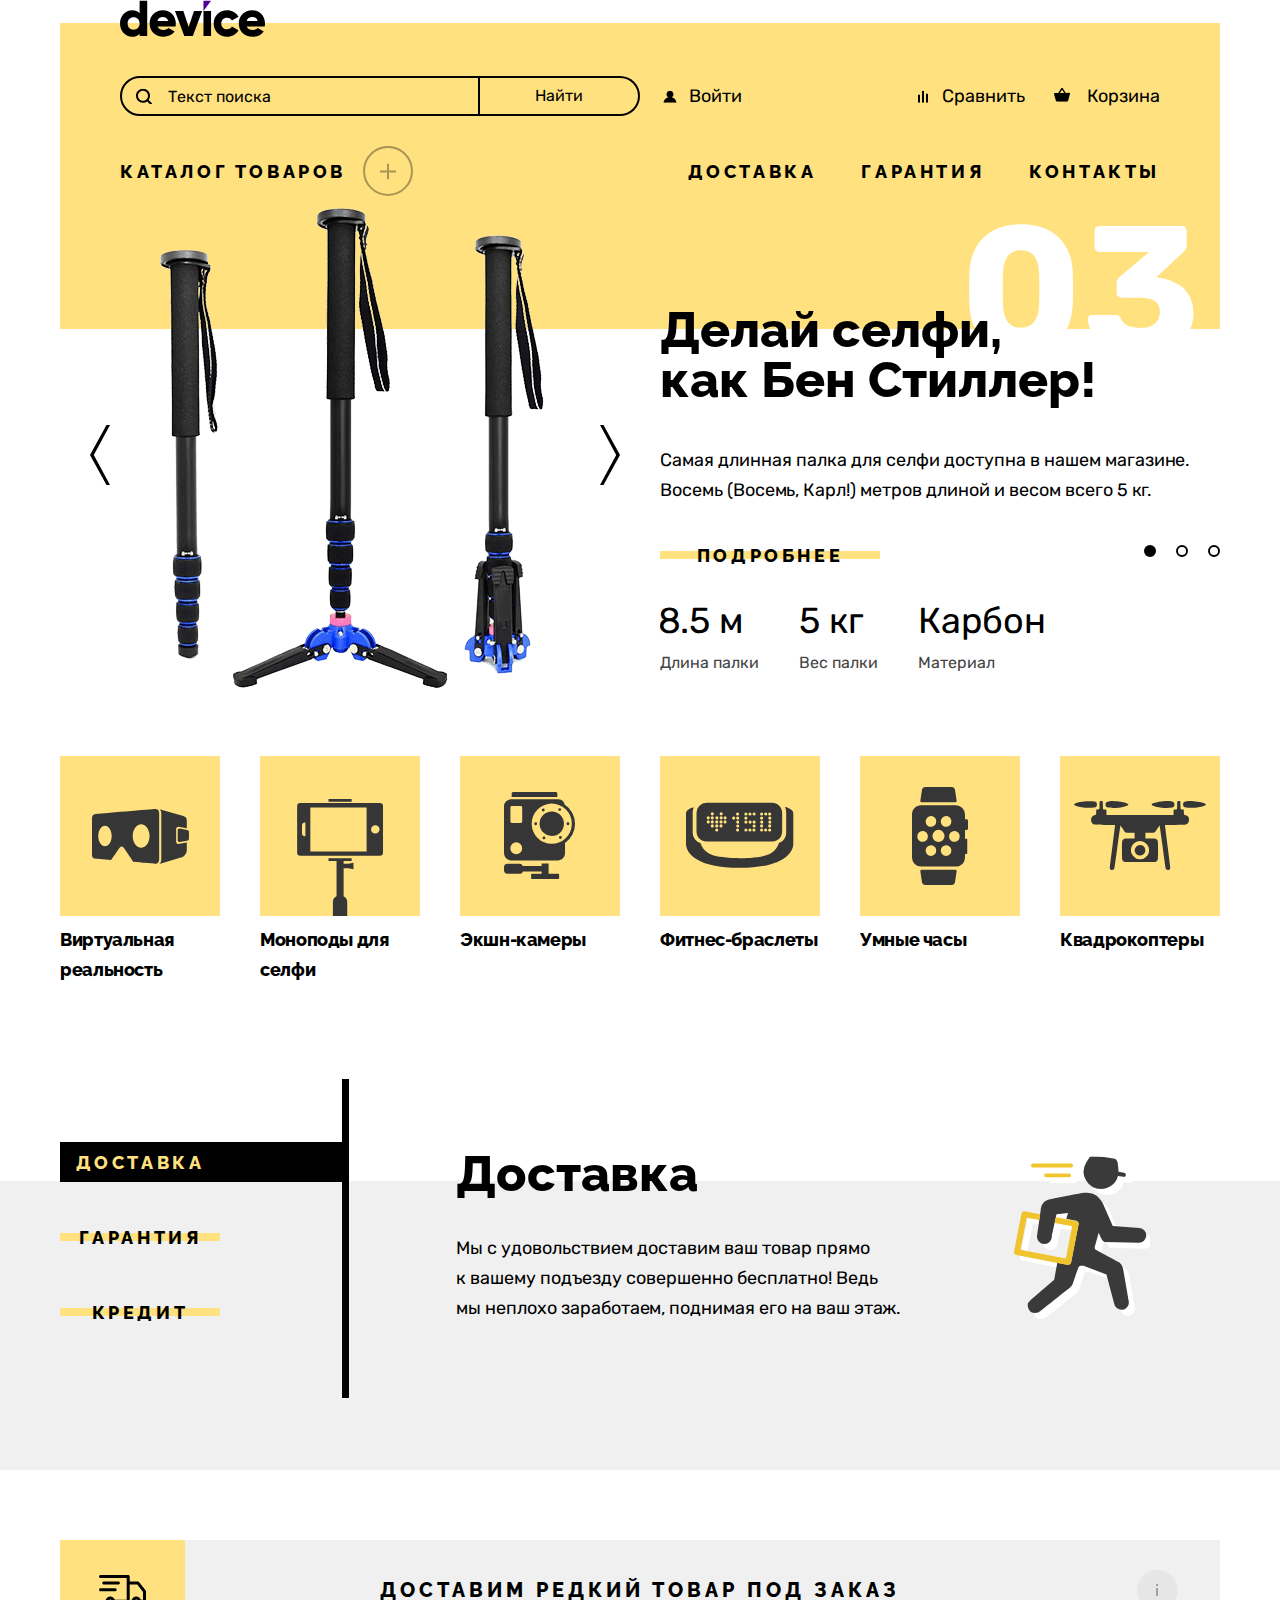
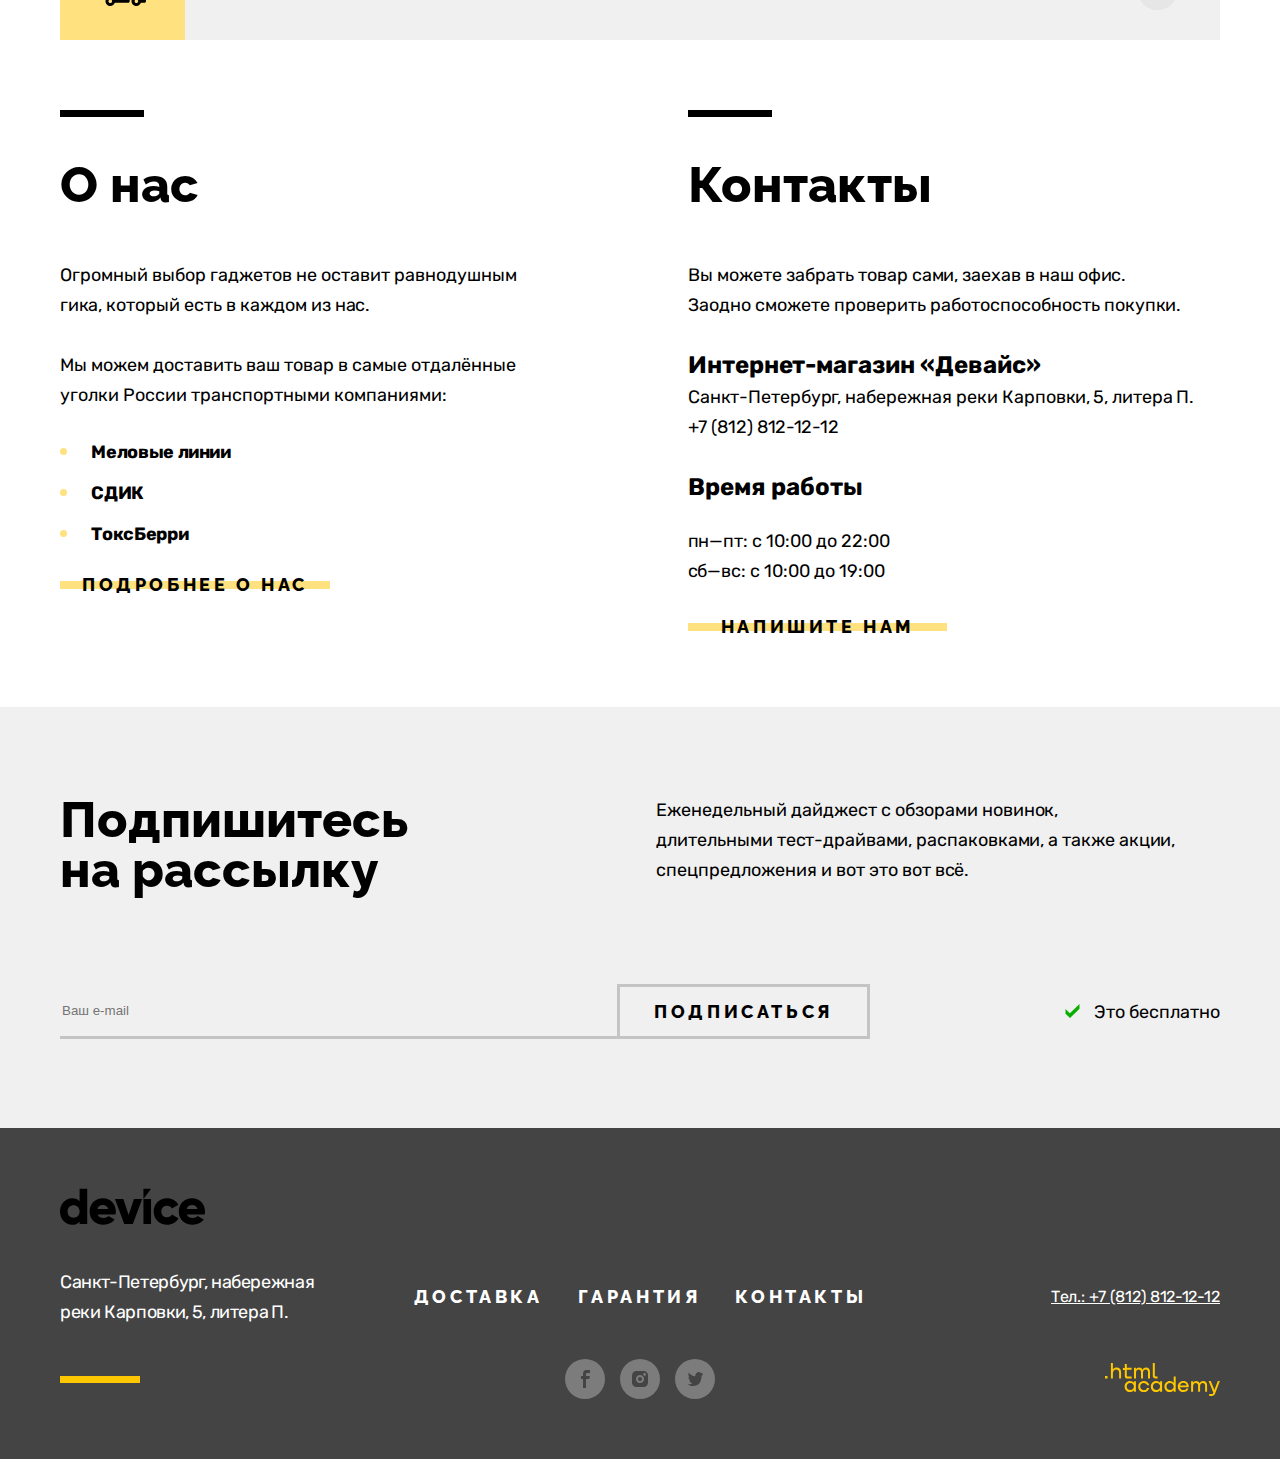
<file: device/index.html>
<!DOCTYPE html>
<html lang="ru" class="page">

<head>
	<link rel="stylesheet" href="./styles/styles.css" type="text/css" />
	<!-- <link rel="stylesheet" href="./styles/normalize.css" type="text/css" /> -->
	<meta charset="utf-8" />
	<meta name="viewport" content="width=device-width,initial-scale=1.0,user-scalable=no" />
	<meta name="view-transition" content="same-origin" />
	<title>Интернет-магазин электроники. Device</title>
</head>

<!-- BODY -->

<body class="site_body">
	<!--   HEADER -->
	<header class="main-header main-header--index">
		<a class="logo" id="top" href="#">
			<img src="./images/logo.svg" width="145" height="36" alt="Логотип интернет-магазина Device" />
		</a>
		<h1 class="visually-hidden">Интернет-магазин электроники Device</h1>
		<nav class="main-header-nav">


			<!--  NAV-SEARCH -->

			<div class="usermenu">
				<form class="search" action="https://echo.htmlacademy.ru/" method="post" target="_blank">
					<input type="text" id="search-input" name="search-input" placeholder="Текст поиска" />
					<button class="submit" type="submit">Найти</button>
				</form>

				<ul class="usermenu-list usermenu-list--login">
					<li class="usermenu-item login">
						<img src="./images/icon-profile.svg" class="icon-profile" height="13" width="12" alt=""
							aria-hidden="true" />
						<a class="usermenu-link" href="./catalog.html">Войти</a>
						<a class="usermenu-link account hidden" href="#">Коля Петухов</a>
					</li>
					<li class="usermenu-item  logout">
						<a class="usermenu-link opacity--state-rest hidden" href="#">
							<span>Выйти</span>
						</a>
					</li>
				</ul>

				<ul class="usermenu-list">
					<li class="usermenu-item compare">
						<a class="usermenu-link " href="#">
							<img src="./images/icon-compare.svg" class="icon-compare" height="12" width="10" alt=""
								aria-hidden="true" />
							<span>Сравнить</span>
						</a>
					</li>
					<li class="usermenu-item cart">
						<a class="usermenu-link cart-link" href="#">
							<div class="icon-cart-wrap visi">
							<span class="amount-purchased visually-hidden">0</span>
							<img src="./images/icon-cart.svg" class="icon-cart " alt="" aria-hidden="true" />
						 </div>
							<span>Корзина</span>
						</a>
					</li>
				</ul>
			</div>

			<div class="mainmenu">
					<div class="mainmenu-button-container">
						<div id="mainmenu-button">
							<span class="mainmenu-button-catalog title-2" tabindex="0">Каталог товаров</span>
							<ul class="mainmenu-button-subcatalog">
								<li tabindex="0" class="mainmenu-button-dropdown"><span class="dropdown-title">Моноподы для cелфи</span>
									<ul class="mainmenu-button-dropdown-list">
										<li class="dropdown-list-item"><a href="#" tabindex="0">Моноподы с пультом управления</a></li>
										<li class="dropdown-list-item"><a href="#" tabindex="0">Моноподы с кольцевой подсветкой</a></li>
										<li class="dropdown-list-item"><a href="#" tabindex="0">Моноподы со штативом (2 в 1)</a></li>
										<li class="dropdown-list-item"><a href="#" tabindex="0">Раздвижные моноподы</a></li>
										<li class="dropdown-list-item"><a href="./catalog.html" tabindex="0">Компактные моноподы </a></li>
									</ul>
							</li>
								<li tabindex="0" class="mainmenu-button-dropdown"><span class="dropdown-title">Виртуальная реальность</span>
									<ul class="mainmenu-button-dropdown-list">
										<li class="dropdown-list-item"><a href="#" tabindex="0">VR-очки для смартфонов</a></li>
										<li class="dropdown-list-item"><a href="#" tabindex="0">VR-шлемы</a></li>
										<li class="dropdown-list-item"><a href="#" tabindex="0">Контроллеры и трекеры VR</a></li>
										<li class="dropdown-list-item"><a href="#" tabindex="0">360° камеры</a></li>
										<li class="dropdown-list-item"><a href="./catalog.html" tabindex="0">Игры VR </a></li>
									</ul>
								</li>
								<li class="mainmenu-button-subcatalog-item" tabindex="0">Экшн-камеры</li>
								<li class="mainmenu-button-subcatalog-item" tabindex="0">Фитнес-браслеты</li>
								<li class="mainmenu-button-subcatalog-item" tabindex="0">Умные часы</li>
								<li class="mainmenu-button-subcatalog-item" tabindex="0">Квадрокоптеры</li>
							</ul>
						</div>
					</div>
				<ul class="mainmenu-r-list">
					<li class="mainmenu-r-item">
						<a href="#shipping" class="title-2">Доставка</a>
					</li>
					<li class="mainmenu-r-item">
						<a href="#warranty" class="title-2">Гарантия</a>
					</li>
					<li class="mainmenu-r-item">
						<a href="#contacts" class="title-2">Контакты</a>
					</li>
				</ul>

			</div>
		</nav>
	</header>

	<main class="main-index main-container">
		<section class="lead-products">
			<h2 class="visually-hidden">Самый популярный продукт</h2>

			<div class="slider slider-1  ">
				<img class="slider-image" src="./images/content/slider-1.png" height="560" width="560"
					alt="Изображение модели лидера продаж среди квадрокоптеров" />
				<div class="slider-button-wrap">
					<button class="slider-button slider-prev" type="button">
						<span class="visually-hidden">Предыдущее фото</span>
					</button>
					<button class="slider-button slider-next" type="button">
						<span class="visually-hidden">Следующее фото</span>
					</button>
				</div>

				<div class="slider-product-info">
					<span class="slider-product-number">01</span>
					<span class="slider-product-title title-1">Порхает как бабочка,<br />жалит как пчела!</span>
					<p class="slider-product-desc">
						Этот обычный, на первый взгляд, квадрокоптер оснащен<br />мощным
						лазером, замаскированным под стандартную камеру.
					</p>
					<div class="slider-pagination-wrap">
						<a class="highlight--yellow title-2" href="#" style="width: 220px;">Подробнее</a>
						<ol class="slider-pagination-list">
							<li class="slider-pagination-chosen"></li>
							<li class="slider-pagination-empty"></li>
							<li class="slider-pagination-empty"></li>
						</ol>
					</div>
					<dl class="slider-table">
						<dt>Дальность полета</dt>
						<dd>800 м</dd>

						<dt>Радиус поражения</dt>
						<dd>50 м</dd>
					</dl>
				</div>
			</div>

			<div class="slider slider-2  ">
				<img class="slider-image" src="./images/content/slider-2.png" height="560" width="560"
					alt="Изображение модели лидера продаж среди фитнес браслетов" />
				<div class="slider-button-wrap">
					<button class="slider-button slider-prev" type="button">
						<span class="visually-hidden">Предыдущее фото</span>
					</button>
					<button class="slider-button slider-next" type="button">
						<span class="visually-hidden">Следующее фото</span>
					</button>
				</div>

				<div class="slider-product-info">
					<span class="slider-product-number">02</span>
					<span class="slider-product-title title-1">Худеем<br> правильно!</span>
					<p class="slider-product-desc">
						Мотивирующие фитнес-браслеты помогут найти в себе силы<br> не пропускать занятия и соблюдать диету.
					</p>
					<div class="slider-pagination-wrap">
						<a class="highlight--yellow title-2" href="#" style="width: 220px;">Подробнее</a>
						<ol class="slider-pagination-list">
							<li class="slider-pagination-chosen"></li>
							<li class="slider-pagination-empty"></li>
							<li class="slider-pagination-empty"></li>
						</ol>
					</div>
					<dl class="slider-table">
						<dt>Без подзарядки</dt>
						<dd>48 часов</dd>
					</dl>
				</div>
			</div>

			<div class="slider slider-3 active">

				<img class="slider-image" src="./images/content/slider-3.png" height="560" width="560"
					alt="Изображение модели лидера продаж среди квадрокоптеров" />
				<div class="slider-button-wrap">
					<button class="slider-button slider-prev" type="button">
						<span class="visually-hidden">Предыдущее фото</span>
					</button>
					<button class="slider-button slider-next" type="button">
						<span class="visually-hidden">Следующее фото</span>
					</button>
				</div>

				<div class="slider-product-info">
					<span class="slider-product-number">03</span>
					<span class="slider-product-title title-1">Делай селфи,<br>
						как Бен Стиллер! </span>
					<p class="slider-product-desc">
						Самая длинная палка для селфи доступна в нашем магазине.<br> Восемь (Восемь, Карл!) метров длиной и весом
						всего 5 кг.
					</p>
					<div class="slider-pagination-wrap">
						<a class="highlight--yellow title-2" href="#" style="width: 220px;">Подробнее</a>
						<ol class="slider-pagination-list">
							<li class="slider-pagination-chosen"></li>
							<li class="slider-pagination-empty"></li>
							<li class="slider-pagination-empty"></li>
						</ol>
					</div>
					<dl class="slider-table">
						<dt>Длина палки</dt>
						<dd>8.5 м</dd>
						<dt>Вес палки</dt>
						<dd>5 кг</dd>
						<dt>Материал</dt>
						<dd>Карбон</dd>
					</dl>
				</div>
			</div>
		</section>

		<section class="index-categories" role="navigation">
			<h2 class="visually-hidden">Каталог товаров</h2>
			<ul class="index-categories-list">
				<li class="index-category-item">
					<a href="./catalog.html">
						<img src="./images/index-category-images-1.svg" width="160px" height="160" class="index-category-img"
							aria-hidden="true" alt="Изображение очков для виртуальной реальности" />
						<strong class="index-category-item-title">Виртуальная реальность</strong>
					</a>
				</li>
				<li class="index-category-item">
					<a href="./catalog.html">
						<img src="./images/index-category-images-2.svg" width="160px" height="160" class="index-category-img"
							aria-hidden="true" alt="" />
						<strong class="index-category-item-title">Моноподы для селфи</strong>
					</a>
				</li>
				<li class="index-category-item">
					<a href="./catalog.html">
						<img src="./images/index-category-images-3.svg" width="160px" height="160" class="index-category-img"
							aria-hidden="true" alt="" />
						<strong class="index-category-item-title">Экшн-камеры</strong>
					</a>
				</li>
				<li class="index-category-item">
					<a href="./catalog.html">
						<img src="./images/index-category-images-4.svg" width="160px" height="160" class="index-category-img"
							aria-hidden="true" alt="" />
						<strong class="index-category-item-title">Фитнес-браслеты</strong>
					</a>
				</li>
				<li class="index-category-item">
					<a href="./catalog.html">
						<img src="./images/index-category-images-5.svg" width="160px" height="160" class="index-category-img"
							aria-hidden="true" alt="" />
						<strong class="index-category-item-title">Умные часы</strong>
					</a>
				</li>
				<li class="index-category-item">
					<a href="./catalog.html">
						<img src="./images/index-category-images-6.svg" width="160px" height="160" class="index-category-img"
							aria-hidden="true" alt="" />
						<strong class="index-category-item-title">Квадрокоптеры</strong>
					</a>
				</li>
			</ul>
		</section>

		<section class="shipping" id="shipping">
			<h2 class="visually-hidden">Доставка и гарантия</h2>
			<div class="shipping-options">
				<input class="hidden" type="radio" name="shipping-options--radio" id="delivery-radio" checked>
				<input class="hidden" type="radio" name="shipping-options--radio" id="warranty-radio">
				<input class="hidden" type="radio" name="shipping-options--radio" id="credit-radio">

				<ol class="shipping-options-list title-2">
					<li class="shipping-options-list-item item--delivery">
						<label for="delivery-radio" tabindex="0"><span class="non-select">Доставка</span></label>
					</li>
					<li class="shipping-options-list-item item--warranty" id="warranty">
						<label for="warranty-radio" tabindex="0"><span class="non-select">Гарантия</span></label>
					</li>
					<li class="shipping-options-list-item item--credit">
						<label for="credit-radio" tabindex="0"><span class="non-select">Кредит</span></label>
					</li>
				</ol>

				<div class="shipping-options-desc delivery-radio--checked"
					style="background-image: url(./images/delivery.svg); background-size: 136px 164px; background-repeat: no-repeat; background-position: 100% 7px;">
					<span class="title-1">Доставка</span>
					<p>
						Мы с удовольствием доставим ваш товар прямо<br />
						к вашему подъезду совершенно бесплатно! Ведь<br />
						мы неплохо заработаем, поднимая его на ваш этаж.
					</p>
				</div>
				<div class="shipping-options-desc warranty-radio--checked"
					style="background-image: url(./images/warranty.svg); background-size: 171px 195px  ; background-repeat: no-repeat; background-position: 100% 7px;">
					<span class="title-1">Гарантия</span>
					<p>
						Если из-за возгорания купленного у нас товара у вас<br />
						сгорит дом — не переживайте, мы выдадим вам новый.<br />
						Товар, не дом, конечно же.
					</p>
				</div>
				<div class="shipping-options-desc credit-radio--checked"
					style="background-image: url(./images/credit.svg); background-size: 156px 188px; background-repeat: no-repeat; background-position: 100% 7px;">
					<span class="title-1">Кредит</span>
					<p>Залезть в долговую яму стало проще! Кредитные <br />консультанты подберут для вас наиболее выгодные<br />
						условия кредита. Выгодные для банка, разумеется.</p>
				</div>
			</div>

			<div class="shipping-modal-button">
				<ul class="shipping-modal-button-list">
					<li class="shipping-modal-icon-truck">
					</li>
					<li>
						<p>Доставим редкий товар под заказ</p>
					</li>
					<li class="shipping-modal-icon-info">
					</li>
				</ul>
			</div>
		</section>

		<!-- ABOUT -->
		<section class="about-us">
			<div class="about-us-column">
				<h2 class="visually-hidden">О нашем магазине</h2>
				<span class="title-1">О нас</span>
				<p>
					Огромный выбор гаджетов не оставит равнодушным<br />
					гика, который есть в каждом из нас.
				</p>
				<p>
					Мы можем доставить ваш товар в самые отдалённые<br />
					уголки России транспортными компаниями:
				</p>
				<ul class="transport-companies">
					<li>
						<strong>Меловые линии</strong>
					</li>
					<li>
						<strong>СДИК</strong>
					</li>
					<li>
						<strong>ТоксБерри</strong>
					</li>
				</ul>
				<a href="#" class="highlight--yellow title-2" style="width: 270px;">Подробнее о нас</a>
			</div>

			<div class="about-us-column" id="contacts">
				<h2 class="visually-hidden">Контактная информация</h2>
				<span class="title-1">Контакты</span>
				<p>
					Вы можете забрать товар сами, заехав в наш офис.<br />
					Заодно сможете проверить работоспособность покупки.
				</p>

				<address class="contact-address">
					<span class="title-3">Интернет-магазин «Девайс»</span>
					<p>
						Санкт-Петербург, набережная реки Карповки, 5, литера П.
					</p>
					<a href="tel:+78128121212" class="about-address-tel">+7 (812) 812-12-12</a>
				</address>
				<div class="work-hours">
					<h3 class="title-3">Время работы</h3>
					<p>пн—пт: с 10:00 до 22:00<br />сб—вс: с 10:00 до 19:00</p>
				</div>
				<a href="#" class="highlight--yellow title-2" style="width: 259px;">Напишите нам</a>
			</div>
		</section>

		<!--  SUBSCRIBE -->
		<section class="subscribe">
			<div class="subscribe-block">
				<div class="subscribe-desc">
					<h2 class="title-1">
						Подпишитесь<br />
						на рассылку
					</h2>
					<p>
						Еженедельный дайджест с обзорами новинок,<br> длительными тест-драйвами,
						распаковками, а также акции,<br> спецпредложения и вот это вот всё.
					</p>
				</div>
				<div class="subscribe-button-wrap">
					<form action="https://echo.htmlacademy.ru/" class="subscribe-form">
						<input id="subscribe-input" name="subscribe-input" type="email" placeholder="Ваш e-mail" />
						<button type="submit" class="subscribe-submit button"><span>Подписаться</span></button>
					</form>
					<p class="subscribe-free">Это бесплатно</p>
				</div>
			</div>
		</section>
	</main>
	<!--  FOOTER -->

	<footer class="footer">
		<div class="footer-wrap">
			<a class="logo logo-bottom" href="#top" aria-label="Логотип Device, прокрутить вверх">
				<svg width="145" height="37" xmlns="http://www.w3.org/2000/svg">
					<path class="logo-footer-word"
						d="M27.22.78v35.3h-7.6v-2.4c-1.7 1.9-4.1 3.1-7.51 3.1C5.5 36.78 0 30.98 0 23.48c0-7.5 5.5-13.3 12.1-13.3 3.41 0 5.91 1.2 7.51 3.1V.78h7.6Zm-7.6 22.7c0-3.8-2.5-6.2-6.01-6.2-3.5 0-6 2.4-6 6.2 0 3.8 2.5 6.2 6 6.2 3.5-.1 6-2.4 6-6.2ZM43.73 29.98c2.1 0 3.8-.8 4.8-1.9l6.1 3.5c-2.5 3.4-6.2 5.2-11 5.2-8.6 0-14.01-5.8-14.01-13.3 0-7.5 5.4-13.3 13.4-13.3 7.41 0 12.82 5.7 12.82 13.3 0 1.1-.1 2.1-.3 3H37.63c1 2.6 3.3 3.5 6.1 3.5Zm4.6-9.1c-.8-2.9-3.1-4-5.4-4-2.9 0-4.8 1.4-5.5 4h10.9ZM82.16 10.88l-9.31 25.2h-8.6l-9.31-25.2h8.4l5.3 16 5.31-16h8.2ZM83.46 10.88h7.6v25.2h-7.6v-25.2ZM93.67 23.48c0-7.5 5.7-13.3 13.4-13.3 4.9 0 9.21 2.6 11.41 6.5l-6.6 3.8c-.9-1.8-2.7-2.8-4.9-2.8-3.3 0-5.71 2.4-5.71 5.8 0 3.5 2.4 5.8 5.7 5.8 2.2 0 4.1-1.1 4.9-2.8l6.61 3.8c-2.1 3.9-6.4 6.5-11.4 6.5-7.71 0-13.41-5.8-13.41-13.3ZM132.9 29.98c2.1 0 3.8-.8 4.8-1.9l6.1 3.5c-2.5 3.4-6.2 5.2-11 5.2-8.61 0-14.02-5.8-14.02-13.3 0-7.5 5.5-13.3 13.41-13.3 7.4 0 12.81 5.7 12.81 13.3 0 1.1-.1 2.1-.3 3h-17.91c1 2.6 3.3 3.5 6.1 3.5Zm4.7-9.1c-.8-2.9-3.1-4-5.4-4-2.91 0-4.81 1.4-5.51 4h10.9Z" />
					<path class="logo-footer-mark" d="M83.46.78v10.1l7.6-10.1h-7.6Z" />
				</svg>
			</a>
			<address class="footer-address text-small">
				<p>
					Санкт-Петербург, набережная<br />
					реки Карповки, 5, литера П.
				</p>
			</address>
			<ul class="footer-nav-list">
				<li class="footer-nav-list-item">
					<a href="#shipping" class="title-2">Доставка</a>
				</li>
				<li class="footer-nav-list-item">
					<a href="#warranty" class="title-2">Гарантия</a>
				</li>
				<li class="footer-nav-list-item">
					<a href="#contacts" class="title-2">Контакты</a>
				</li>
			</ul>
			<a href="tel:+78128121212" class="footer-tel link-small">Тел.: +7 (812) 812-12-12</a>
			<span class="icon-frame"></span>
			<ul class="socials-list">
				<li class="socials-list-item">
					<a href="https://www.facebook.com/htmlacademy" class="socials-list-item-link">
						<img src="./images/facebook-logo.svg" alt="Иконка соцсети Фейсбук" /></a>
				</li>
				<li class="socials-list-item">
					<a href="https://www.instagram.com/htmlacademy/" class="socials-list-item-link">
						<img src="./images/instagram-logo.svg" alt="Иконка соцсети Инстаграм" /></a>
				</li>
				<li class="socials-list-item">
					<a href="https://twitter.com/htmlacademy_ru" class="socials-list-item-link">
						<img src="./images/twitter-logo.svg" alt="Иконка соцсети Твиттер" /></a>
				</li>
			</ul>
			<a class="icon-htmlacademy" href="https://htmlacademy.ru/">
				<img src="./images/html-academy-logo.svg" height="33" width="115" alt="Учебный проект для HTML Academy">
			</a>
		</div>
	</footer>
</body>

</html>
</file>
<file: device/styles/styles.css>
:root {

	--color-bl-primary: #000000;
	--color-bl-secondary: #444444;
	--color-main-grey: #dcdcdc;
	--color-main-light-grey: #ebebeb;
	--color-bg-secondary: #f0f0f0;
	--color-bg-primary: #FFFFFF;
	--color-bg-accent: #FFE17F;
	--color-bg-special: #FFC700;

	--color-filter: #EBEBEB;

	--color-focus: #af4fff;
	--color-error: #ff3d3d;
	--color-success: #08af00;
	--color-warning:  #fd912e;
	}


@font-face {
  font-family: "Rubik";
  font-style: normal;
	font-display: swap;
  font-weight: 400;
	src: url("../fonts/rubik/rubik-400.woff2") format("woff2"),

}

@font-face {
  font-family: "Rubik Bold";
  font-style: normal;
	font-display: swap;
  font-weight: 700;
	src: url("../fonts/rubik/rubik-700.woff2") format("woff2"),
}


@font-face {
  font-family: "Raleway";
  font-style: normal;
	font-display: swap;
  font-weight: 800;
	src: url("../fonts/raleway/raleway-800.woff2") format("woff2");
}

*,
*::before,
*::after {
  box-sizing: border-box;
}

img {
  max-width: 100%;
  height: auto;
}

.visually-hidden {
	position: absolute;
	width: 1px;
	height: 1px;
	margin: -1px;
	padding: 0;
	border: 0;
	clip: rect(0 0 0 0);
	overflow: hidden;
}

.hidden {
	visibility: hidden;
	position: absolute;
	height: 0;
	width: 0;
	overflow: hidden;
}

.non-select {
	-webkit-user-select: none;
  -moz-user-select: none;
  -ms-user-select: none;
  user-select: none;
}


.site_body {
	margin: 0;
	padding: 0;
	display: flex;
	flex-direction: column;
	align-items: center;
	height: 100vh;
	overflow-x:auto;
}

.main-container {
	display: flex;
	flex-direction: column;
flex: 1;
}

.main-inner {
	width: 1160px;
	margin-top: 50px;
}

body, a, p {
  font-family: "Rubik", sans-serif;
	font-size: 18px;
	line-height: 30px;
}

p {
	margin: 0;
}

ul, ol {
	list-style: none;
	padding: 0;
	margin: 0;
}

a:focus,
input:focus,
label:focus,
button:focus,
.usermenu-item.cart-link:focus-within,
.usermenu-item.cart-link a:focus-visible,
.usermenu-list--login:focus-within,
.usermenu-list--login a:focus-visible,
.mainmenu-button-catalog:focus-visible {
	outline: var(--color-focus) 2px solid;
}
.usermenu-item.cart-link a:focus,
.usermenu-list--login a:focus {
	outline: none;
}

a:active {
opacity: 0.33;
}



/* ELEMENTS OPACITY */

.opacity--state-rest {
opacity: 0.33;
}

.opacity--state-rest:active {
opacity: 1;
}


.opacity--state-hover:hover {
opacity: 0.66;
}

a:hover {

  opacity: 0.5;
}

li:not([class*=dropdown]):hover {
	opacity: 0.5;
}

a:active,
.mainmenu-button-subcatalog {
opacity: 1;
}





#mainmenu-button:focus-within .mainmenu-button-subcatalog li:active {
	opacity: 1;
}



.mainmenu-button-subcatalog li:hover ul,
.mainmenu-button-subcatalog li:active ul	{
	opacity: 1;
}



.title-1 {
  font-size: 50px;
	font-family: "Raleway", sans-serif;
  font-weight: 800;
  font-style: normal;
	line-height: 50px;
	width: fit-content;
}

.title-2 {
	font-family: "Raleway", sans-serif;
 font-size: 18px;
 font-style: normal;
 font-weight: 800;
 line-height: normal;
 letter-spacing: 3.6px;
 text-transform: uppercase;
 width: auto;
}

.title-3 {
	font-family: "Rubik Bold", sans-serif;
	font-size: 24px;
	font-style: normal;
	font-weight: 700;
	line-height: 30px;
	}


	h1,
	h2,
	h3 {
		margin: 0;
	}

	.text-small {
		font-family: "Rubik", sans-serif;
		font-size: 16px;
		font-weight: 400;
		line-height: 20px;
		letter-spacing: -0.36px;
	}

	.link-small:link {
		font-family: "Rubik", sans-serif;
		font-size: 16px;
		font-weight: 400;
		line-height: 20px;
		text-decoration-line: underline;
	}


/* BUTTON */

.button  {
	background-color: transparent;
	border-style: none;
	font-family: "Raleway", sans-serif;
	font-size: 18px;
	line-height: normal;
	letter-spacing: 3.6px;
	text-transform: uppercase;
}

/* HEADER */

.usermenu a {
	font-family: "Rubik", sans-serif;
  font-weight: 400;
  font-style: normal;
	font-size: 18px;
	line-height: 30px;
}

a {
	text-decoration-line: none ;
	color: var(--color-bl-primary);
}

.button:hover {
	outline: 2px solid var(--color-focus);
}


.logo {
	width: 145px;
	margin-right: auto;
}


.shipping {
	display: flex;
	flex-direction: column;
	gap: 70px;
}

.shipping-options,
.about-us,
.subscribe {
	margin-top: 70px;
}




.main-index,
.footer,
.about-us,
.subscribe-button-wrap {
	width: 1160px;
}

.main-header {
	width: 1040px;
	position: relative;
	margin: auto 0;
}



/* TODO: Можно не накладывать слайдер на желтый фон,
 а сделать у слайдера часть фона желтым цветом. Оставаясь в нормальном потоке,
 слайдер "склеится" с желтым фоном хедера. */



 .main-header::before {
  content: "";
  position: absolute;
  left: 50%;
	transform: translateX(-50%);
  right: 0;
  top: 23px;
  min-width: 1160px;
  width: 100%;
  background-color: var(--color-bg-accent);
  z-index: -1;
}





.main-header--index::before {
  height: calc(186px + 61%);
}

.main-header--inner::before {
  min-height: 186px;
  height: 100%;
}


.search {
	display: grid;
	grid-template-columns: auto 360px 150px;
	height: max-content;
	align-items: center;
	position: relative;
	min-width: 517px;
	max-width: 517px;
	height: 40px;
}

.search input[type="text"],
.search button[type="submit"] {
	border: var(--color-bl-primary) solid 2px;
font-family: "Rubik";
font-size: 16px;
font-style: normal;
font-weight: 400;
line-height: 20px;
padding: 6px;
background-color: transparent;
}

button[type="submit"]:hover {
	background-color: var(--color-bl-primary	);
	color: var(--color-bg-primary);
	cursor: pointer;
}

button[type="submit"]:active {
	color: rgba(255, 255, 255, 0.33	);
}

.search input[type="text"] {
padding-left: 46px;
border-radius: 50px 0px 0px 50px;
width: 360px;
height: inherit;
}


.search button[type="submit"] {
	border-radius: 0px 50px 50px 0px;
	border-left: none;
	width: 160px;
	height: inherit;
}


.search::before {
	content: '';
	position: absolute;
	z-index: 100;
	background-image: url('../images/search.svg');
	height: 16px;
	width: 16px;
  top: 50%;
	left: 24px;
	transform: translate(-50%, -50%);
}


.search input::placeholder {
color: var(--color-bl-primary);
}


.mainmenu {
	display:flex;
	align-items: center;
	justify-content: space-between;
	margin-top: 30px;
}

.usermenu ul,
.mainmenu ul,
.main-header-nav li {
	display: flex;
	align-content: center;
	flex-wrap: wrap;
}

.usermenu-list:nth-of-type(1) {
	width: 231px;
}

.usermenu-list:nth-of-type(2) {
	width: 242px;
	margin-left: auto;
	display: flex;
	justify-content: space-between;
}


.mainmenu ul {
	gap: 45px;
}

.mainmenu li {
	height: inherit;
}

.mainmenu li > * {
	height: inherit;
	display: flex;
    align-items: center;
    justify-content: center;
}

.mainmenu-button-catalog {
	display: flex;
	width: fit-content;
  align-items: center;
	justify-content: space-between;
	width: 293px;
	gap: 7px;
	user-select: none;
}


.mainmenu-button-catalog::after {
	content: '';
	height: 50px;
	width: 50px;
	display: block;
	background:
	url('../images/catalog-ellipse.svg') no-repeat center center,
	url('../images/catalog-plus.svg') no-repeat center center;
	background-size: cover, 16px;
	opacity: 0.33;
}
.mainmenu-button-catalog:hover::after {
	opacity: 1;
}
.mainmenu-button-catalog:active::after {
	opacity: 1;
}

.mainmenu-button-subcatalog li {
	font-family: "Rubik", sans-serif;
  font-size: 16px;
}

ul.mainmenu-button-dropdown-list {
	display: flex;
	justify-content: flex-start;
}

[class*=dropdown],
.mainmenu-button-dropdown-list a,
.mainmenu-button-dropdown-list li {
	font-family: "Rubik", sans-serif;
  font-size: 16px;
justify-self: start;
}
	/* .site_body:has(#mainmenu-button:focus-within .mainmenu-button-subcatalog) .main-index { */
		/* padding-top: 60px; */
	/* } */
/*  */
/*  */
	/* .site_body:has(#mainmenu-button:focus-within .mainmenu-button-subcatalog) .slider-product-number { */
		/* margin-top: -120px; */
	/* } */

	/* TODO: логика скрытия меню при клике - без JS */
.site_body:has(#mainmenu-button:focus-within .mainmenu-button-subcatalog) .mainmenu-button-catalog::after {
	content: '';
	background:
	url('../images/catalog-minus.svg') no-repeat center center;
	transform: translateY(-0.5px);
	transition:none !important;
}

.site_body:has(#mainmenu-button:focus-within) .mainmenu-button-subcatalog::after {
	height: 140%;
	opacity: 1;
	content: "";
  position: absolute;
  top: 0;
	left: 50;
  min-width: 116.5vh;
	left: -9.3%;
  background-color: var(--color-bg-accent);
  z-index: -2;
	}

	.main-header--index:has(#mainmenu-button:focus-within) .mainmenu-button::after {
		height: 140%;
		opacity: 1;
		content: "";
		position: absolute;
		top: 0;
		left: 50;
		min-width: 116.5vh;
		left: -9.3%;
		background-color: var(--color-bg-accent);
		z-index: -2;
		}

		.main-header--inner:has(#mainmenu-button:focus-within) .mainmenu-button::after {
			height: 120%;
			opacity: 1;
			content: "";
			position: absolute;
			top: 0;
			left: 50;
			min-width: 116.5vh;
			width: 100%;
			left: -9.3%;
			background-color: var(--color-bg-accent);
			z-index: -2;
			}

#mainmenu-button:hover,
#mainmenu-button:focus-within:hover{
cursor: pointer;
}

#mainmenu-button .mainmenu-button-subcatalog,
#mainmenu-button:focus-within .mainmenu-button-subcatalog
{
	display: grid;
	grid-template-columns: 240px 220px 220px;
	grid-template-areas:
	"one   four  six"
	"two   five  ."
	"three .     .";
	gap: 1em 0;
	width: 643px	;
	position: relative;
	align-items: start;
	visibility: visible;
  opacity: 1;
}



.site_body:has(.mainmenu-button-dropdown-list:hover) .mainmenu-button-subcatalog-item {
opacity: 0.5;
}
.site_body:has(.mainmenu-button-dropdown-list:hover) .dropdown-title {
	opacity: 0.2;
}

	#mainmenu-button .mainmenu-button-subcatalog {
		visibility: hidden;
		opacity: 0;
		transition:
    opacity 0.3s ease,
    visibility 0.3s ease;
	}


	.mainmenu-button-subcatalog li:nth-child(1) {
		grid-area: one;
	}

	.mainmenu-button-subcatalog li:nth-child(2) {
		grid-area: two;
	}

	.mainmenu-button-subcatalog li:nth-child(3) {
		grid-area: three;
	}

	.mainmenu-button-subcatalog li:nth-child(4) {
		grid-area: four;
	}
	.mainmenu-button-subcatalog li:nth-child(5) {
		grid-area: five;
	}
	.mainmenu-button-subcatalog li:nth-child(6) {
		grid-area: six;
	}


		.mainmenu-button-subcatalog li {
			position: relative;
			padding: 0;
			margin: 0;
		}

		li:focus {
			outline: var(--color-focus) 2px solid;
		}


		#mainmenu-button [class*="dropdown"] li,
		#mainmenu-button [class*="dropdown"] ul {
		visibility: hidden;
		max-height: 0;
		opacity: 0;
		transition:
    opacity 0.175s ease,
    visibility 1s ease,
    max-height 0.1s ease,
		margin 0.3s ease;
		padding: 0.3s ease;
		}


		#mainmenu-button .mainmenu-button-subcatalog [class*="dropdown"]:hover li {
		display: grid;
		opacity: 1;
		visibility: visible;
		position: relative;
		display: grid;
		align-items: start;
		grid-template-areas:
	"one   two"
	"three   four"
	"five .";
		grid-template-columns: 240px 220px 220px;
		height: fit-content;
		}

		#mainmenu-button .mainmenu-button-subcatalog [class*="dropdown"]:hover ul {
		visibility: visible;
		max-height: 100%;
		opacity: 1;
		}
		#mainmenu-button .mainmenu-button-subcatalog [class*="dropdown"]:hover ul:nth-of-type(1) {
		margin-top: 2em;
		}


		#mainmenu-button .mainmenu-button-subcatalog [class*="dropdown"]:not(:hover) ul,
#mainmenu-button .mainmenu-button-subcatalog [class*="dropdown"]:not(:hover) li {
  transition-delay: 0.3s;
}


.usermenu {
	display: grid;
grid-template-columns: 517px 231px 241px;
align-content: center;
	margin-top: 30px;
	gap: 25px;
}

.usermenu-list {
	display: flex;
	flex-wrap: wrap;
}


.usermenu-item {
	display: flex;
	gap: 11px;
	align-items: center;
	height: 40px;
}


.usermenu-item.compare {
	min-width: 107px;
}

.compare > a:nth-child(1) {
width: 100%;
display: flex;
justify-content: space-between;
}

.usermenu-link img {
	padding-right: auto;
}

.usermenu-link span {
	padding-left: auto;
}

[class^="icon"] {
display: inline;
align-self: center;
  width: auto;
  height: auto;
}

.usermenu-list .login {
	white-space: nowrap;
	margin-right: auto;
}

/*  bug: при увеличении маржена, корзина и иконка разьезжаются по вертикали
на след.строку. мб display: inline/block пофиксит */

.cart {
	margin-left: 14px;
}

.cart-link {
	display: flex;
	align-items: baseline;
  width: 121px;
	min-width: 113px;
position: relative;}

.cart span {
	margin-left: auto;
}
.icon-cart {
	transform: translate(15px, 0);
	z-index: 2;
	position: relative;
}

.amount-purchased {
	-webkit-user-select: none;
    -moz-user-select: none;
    -ms-user-select: none;
    user-select: none;
	font-family: "Rubik";
	font-size: 14px;
width:21px;
height:21px;
border-radius:50%;
background-color: var(--color-bg-primary);
display:flex;
align-items:center;
justify-content:center;
z-index: 3;
margin-bottom: -5px;
position: absolute;
transform: translate(0, 5px);
}


	.mainmenu-button-container {
		display: flex;
		align-items: center;
		justify-content: space-between;
		gap: 7px;
		width: 293px;
		height: ;
	}

		#mainmenu-button {
		border-style: none;
		background: transparent;
		align-items: center;
		z-index: 10;
		position: relative;
		display: grid;
		width: 100%;
		height: 50px;
		gap: 7px;
		position: relative;
		}


.mainmenu-r-list a {
	padding-top: 12px;
	padding-bottom: 12px;
}

a.button-main-link {
	text-decoration: none;

}

.highlight--yellow {
	background: linear-gradient(var(--color-bg-accent), var(--color-bg-accent)) no-repeat center/100% 8px;
	text-align: center;
}

/* INDEX PAGE */

/* SLIDER */

.lead-products {
	width: inherit;
  position: relative;
}

.slider-image {
	transform: translateY(-25px);
	z-index: 5;
	position: relative;
}

.slider-button.slider-prev {
	background-image: url('../images/arrow.svg');
	background-color: transparent;
	width: 20px;
	height: 60px;
	border: none;
	transform: rotate(180deg);
}

.slider-button.slider-next {
	background-image: url('../images/arrow.svg');
	background-color: transparent;
	width: 20px;
	height: 60px;
	border: none;
}

.slider {
	display: none;
}



.slider.active {
	display: flex;
	gap: 40px;
	position: relative;
}

.slider-button-wrap {
	display: flex;
	width: 530px;
	justify-content: space-between;
	top: 23%;
	position: absolute;
	transform: translateY(100px) translateX(30px);
}



.slider-product-info {
	width: 560px;
  display: flex;
	flex-direction: column;
	justify-content: center;
	position: relative;
	transform: translateY(15px);
}

.slider-product-info .desc{
	margin-top: 40px;
	margin-bottom: 40px;
}

.slider-product-number {
	position: absolute;
	z-index: -1;
	font-size: 180px;
	font-family: "Rubik Bold";
	line-height: 180px;
	transform: translateY(-200px) translateX(300px);
	color: var(--color-bg-primary);
}

.slider-product-title,
.slider-product-desc,
.slider-pagination-wrap {
	margin-bottom: 40px;
}

.slider-table {
	display: grid;
	grid-template-columns: auto auto auto;
	overflow-x: auto;
max-width: max-content;
 align-items: start;
 column-gap: 20px;
 row-gap: 12px;
}

dl, dt, dd {
	padding: 0;
	margin: 0;
}

.slider-table dd {
grid-row: 1 / 2;
width: max-content;
	font-size: 36px;
	font-family: "Rubik", sans-serif;
  font-weight: 400;
  font-style: normal;
	color: var(--color-bl-primary);
	line-height: 30px;
}

.slider-table dt {
	width: max-content;
	grid-row: 2 / 3;
	font-size: 16px;
	font-family: "Rubik", sans-serif;
  font-weight: 400;
	line-height: 30px;
  font-style: normal;
	color: var(--color-bl-secondary);
}

.slider-table:has(dt:nth-of-type(3)) {
	column-gap: 40px;
}

/* минимальный, дурацкий фоллбэк если админ захочет добавить больше свойств */
.slider-table dd:nth-of-type(4),
.slider-table dd:nth-of-type(5),
.slider-table dd:nth-of-type(6) {
	grid-row: 3 / 4;
}

.slider-table dt:nth-of-type(4),
.slider-table dt:nth-of-type(5),
.slider-table dt:nth-of-type(6) {
	grid-row: 4 / 5;
}



.slider-pagination-wrap {
	justify-content: space-between;
	display: flex;
}

.slider-pagination-list {
	gap: 20px;
	display: flex;
}
.slider-pagination-chosen {
	background-image: url('../images/indicators-filled.svg');
	background-repeat: no-repeat;
	background-position: center;
	width: 12px;
	height: 12px;
}

.slider-pagination-empty {
	background-image: url('../images/indicators-empty.svg');
	background-repeat: no-repeat;
	background-position: center;
	width: 12px;
	height: 12px;
}

.sort-item svg {
	background-image: url('../images/indicators-filled.svg');
	background-position: center;
	width: 12px;
	height: 12px;
}

/* CATALOG-CATEGORIES */

.index-category-item-title {
	font-family: "Raleway", sans-serif;
	line-height: 24px;
	letter-spacing: -0.36px;
}

.index-categories ul {
display: flex;
gap: 40px;
}

.index-category-item {
	height: 253px;
	width: 160px;
}

.index-category-img {
	background-color: var(--color-bg-accent);
}

/* SHIPPING */

.shipping-options {
	display: flex;
	justify-content: flex-start;
height: 391px;
gap: 107px;
}


.shipping-options-desc {
	display: flex;
	flex-direction: column;
	height: 195px;
	gap: 34px;
	width: 694px;
	transform: translateY(70px);
}



.shipping-options-list {
	border-right: var(--color-bl-primary) solid 7px;
	display: flex;
  width: 289px;
	height: 319px;
	flex-direction: column;
	gap: 35px;
}

.shipping-options::before {
	content: "";
	position: absolute;
	z-index: -1;
	width: 100vw;
	height: 289px;
	left: 50%;
	transform: translateX(-50%) translateY(102px);
	background-color: var(--color-bg-secondary);
	}



.shipping-options-list-item {
display: flex;
justify-content: center;
align-items: center;
transform: translateY(63px);
height: 40px;
}

.shipping-options-list-item label::before {
  content: '';
  position: absolute;
  top: 0;
  left: 0;
  right: 0;
  bottom: 0;
  z-index: 1;
}


.shipping-options-list-item label {
	width: 160px;
	text-align: center;
	justify-content: center;
 margin-right: auto;
}

.shipping-options-list-item * {
	cursor: pointer;
}

.shipping-options-list-item {
	width: 289px;
	height: 40px;
}
.shipping-options-list-item:hover {
	background-color: var(--color-bl-secondary);
	color: var(--color-bg-special);
	transition: background-color 0.3s ease-in-out, color 0.3s ease-out;
}



#delivery-radio:checked ~ .shipping-options-list .item--warranty:not(:hover),
#delivery-radio:checked ~ .shipping-options-list .item--credit:not(:hover)
{
	background: linear-gradient(var(--color-bg-accent), var(--color-bg-accent)) no-repeat left/160px 8px;
}
#delivery-radio:checked ~ .shipping-options-list .item--delivery {
	background-color: var(--color-bl-primary);
	color: var(--color-bg-accent);
	width: 289px;
	height: 40px;
}


#warranty-radio:checked ~ .shipping-options-list .item--warranty {
	background-color: var(--color-bl-primary);
	color: var(--color-bg-accent);
	width: 289px;
	height: 40px;
	}
#warranty-radio:checked ~ .shipping-options-list .item--delivery:not(:hover),
#warranty-radio:checked ~ .shipping-options-list .item--credit:not(:hover) {
	background: linear-gradient(var(--color-bg-accent), var(--color-bg-accent)) no-repeat left/160px 8px;
}

#credit-radio:checked ~ .shipping-options-list .item--credit {
	background-color: var(--color-bl-primary);
	color: var(--color-bg-accent);
	width: 289px;
	height: 40px;
	}
#credit-radio:checked ~ .shipping-options-list .item--delivery:not(:hover),
#credit-radio:checked ~ .shipping-options-list .item--warranty:not(:hover) {
	background: linear-gradient(var(--color-bg-accent), var(--color-bg-accent)) no-repeat left/160px 8px;
}


#delivery-radio:checked ~ .delivery-radio--checked {
  display: flex;

}
#delivery-radio:checked ~ .warranty-radio--checked,
#delivery-radio:checked ~ .credit-radio--checked {
  display: none;
}

#warranty-radio:checked ~ .warranty-radio--checked {
  display: flex;
}
#warranty-radio:checked ~ .delivery-radio--checked,
#warranty-radio:checked ~ .credit-radio--checked {
  display: none;
}

#credit-radio:checked ~ .credit-radio--checked {
  display: flex;
}
#credit-radio:checked ~ .delivery-radio--checked,
#credit-radio:checked ~ .warranty-radio--checked {
  display: none;
}

.shipping-modal-button-list {
	display: flex;
	justify-content: space-between;
	background-color: var(--color-bg-secondary);
align-items: center;
}

.shipping-modal-button-list li:nth-child(2n+1) {
	height: 100px;
	width: 125px;
	display: flex;
}

.shipping-modal-button-list li:nth-child(1) {
	background-color: var(--color-bg-accent);
}

.shipping-modal-button p {
	font-family: "Raleway";
font-size: 20px;
letter-spacing: 4px;
text-transform: uppercase;
text-align: center;
}

.shipping-modal-button-list .shipping-modal-icon-truck  {
	background: no-repeat center/ 47px 31px url('../images/truck.svg') ;
}

.shipping-modal-button-list .shipping-modal-icon-info  {
	background: no-repeat center/ 41px 40px url('../images/info.svg');

}

/* checkbox hack */



/* ABOUT US */

.about-us {
	display: flex;
	justify-content: space-between;
 gap: 108px;
}

.about-us-column {
	flex-direction: column;
	display: inherit;
	gap: 30px;
}

.about-us-column:nth-child(1) {
	width: 520px;
}

.about-us-column:nth-child(2) {
 width: 532px;
}

.about-us-column * {
	margin: 0;
}

.about-us .title-1 {
	margin-top: 1em;
	margin-bottom: 0.4em;
}

.contact-address .title-3,
.work-hours .title-3 {
margin-bottom: 1em;
}






.transport-companies {
	display: flex;
	flex-direction: column;
	width: fit-content;
	gap: 19px;
 	font-family: "Rubik Bold";
 	font-size: 18px;
 	line-height: 20px;
 	font-weight: 700;
 	letter-spacing: -0.36px;
  list-style-type: disc;
	list-style-position: inside;
}

.transport-companies li::marker {
	color: var(--color-bg-accent);
	font-size: 1.3em;
	vertical-align: middle;
}

.about-us-column::before {
	position: absolute;
	content: "";
	border-top: var(--color-bl-primary) solid 7px;
  width: 84px;
}

.contact-address {
	font-style: normal;
}


/* SUBSCRIBE */

/* TODO: разобраться почему блоки подписки сьехали с выравнивания, */
/* они должны быть на одной линии с футером
видимо я забыл выровнить по центру блок контактов и понему выравнивал все*/

.subscribe-block {
	height: 421px;
	width: 1158px;
	display: flex;
	flex-direction: column;
	align-content: stretch;
	justify-content: space-evenly;
	align-items: flex-start;

}

.subscribe {
	position: relative;
}

/* TODO: поправить фон навигации через
псевдоэлемент на всю ширину экрана */

.subscribe::before {
	content: "";
	position: absolute;
	z-index: -1;
	width: 100vw;
	height: 100%;
	left: 50%;
	transform: translateX(-50%);
	background-color: var(--color-bg-secondary);
}

.subscribe-desc {
	display: flex;
	width: inherit;
	gap: 34px;
 justify-content: space-between;
}

.subscribe-desc * {
flex: 1;
}

.subscribe-desc .title-1 {
	margin: 0;
}

.subscribe-button-wrap {
	display: inherit;
	height: 57px;
	justify-content: space-between;
	display: flex;
	align-items: center;
}

.subscribe-button-wrap form {
	display: flex;
	flex-direction: row;
	justify-content: space-between;
	width: 810px;
}

.subscribe-free {
	background: no-repeat left center / 16px 17px url('../images/tick-big.svg');
 padding-left: 30px;
}

#subscribe-input {
	width: 557px;
	height: 55px;
	border: none;
	background: transparent;
	border-bottom: #c4c4c4 3px solid;
}

.subscribe-submit {
	border: none;
	background: transparent;
	border: #c4c4c4 3px solid;
	width: 253px;
}

.subscribe-submit span {
	font-family: "Raleway";
	font-size: 18px;
	font-style: normal;
	font-weight: 800;
	line-height: normal;
	letter-spacing: 3.6px;
	text-transform: uppercase;
	padding: auto;
}

/* FOOTER */

.footer {
position: relative;
flex: 1;
}

.footer::before {
	position: absolute;
	content: "";
	z-index: -1;
	left: 50%;
	transform: translate(-50%);
	width: 100vw;
	height: 100%;
	background-color: var(--color-bl-secondary);
}

.footer-wrap {
	display: grid;
	grid-template-columns: 1fr auto 1fr;
	grid-template-rows: auto minmax(min-content, auto) auto;
	grid-template-areas:
	"logo logo logo"
	"address nav tel"
	"svg-line socials link";
	gap: 32px;
	margin-top: 60px;
	margin-bottom: 60px;
}

.logo-bottom {
	grid-area: logo;
	margin-right: auto;
	display: block;
}

.logo-footer-word,
.logo-footer-mark {
display: block;
}
.sort-item svg {
fill: var(--color-bg-special);
}




.footer-address {
	white-space: normal;
	grid-area: address;
	margin-right: auto;
	align-self: center;
}

.footer-tel {
	grid-area: tel;
	margin-left: auto;
    align-self: center;
}

.footer-address,
.footer-nav-list a,
a.footer-tel {
	color: var(--color-bg-primary);
	font-style: normal;
}


.footer-nav-list {
	grid-area: nav;
	display: flex;
	justify-content: space-between;
	flex-wrap: wrap;
flex-direction: row;
align-self: center;
max-width: 465px;
	gap: 35px;
}



.footer-nav-list a,
a.footer-tel {
	padding-top: 20px;
	padding-bottom: 20px;
	display: block;
	align-content: center;
	min-width: 16px;
  min-height: 22px;
}


.icon-frame {
  grid-area: svg-line;
	width: 80px;
	height: 7px;
	margin-right: auto;
	align-self: center;
}

.icon-frame::before {
	position: absolute;
	content: "";
	border-bottom: var(--color-bg-special) solid 7px;
  width: 80px;
}



.socials-list {
grid-area: socials;
display: flex;
align-self: center;
margin: 0 auto;
gap: 15px;
}


.icon-htmlacademy {
	grid-area: link;
	margin-left: auto;
	align-self: center;
}
.socials-list-item-link,
.icon-htmlacademy,
.icon-htmlacademy img {
	display: block;
	line-height: 0;
}

.socials-list-item-link img {
  display: block;
  width: 40px;
  height: 40px;
}

/* CATALOG PAGE */

/* CATALOG HEADER*/

.breadcrumb-header {
	display: flex;
flex-direction: column;
align-items: flex-start;
gap: 16px;
margin-left: 60px;
}

.breadcrumb-header-title {
	font-family: "Raleway";
	font-size: 50px;
	line-height: normal;
	margin: 0px 0px;
}

.breadcrumbs {
	display: flex;
	align-items: center;
}


.breadcrumbs-item {
	text-decoration-line: none;
}

.breadcrumbs-item a,
.breadcrumbs-item span{
	color: var(--color-bl-primary);
	padding-top: 8px;
	padding-bottom: 8px;
}

.breadcrumbs-item:not(:first-of-type)::before {
	color: var(--color-bl-primary);
content: url("data:image/svg+xml,%3Csvg width='4' height='7' fill='none' xmlns='http://www.w3.org/2000/svg'%3E%3Cpath d='m3.8 3.1-3-3a.5.5 0 0 0-.7 0C0 .3 0 .7.1.9l2.6 2.6L.1 6.1v.7l.4.2.4-.1 3-3 .1-.4-.2-.4Z' fill='%23000'/%3E%3C/svg%3E");
	width: 4px;
	height: 7px;
	margin-right: 8px;
	margin-left: 12px;
}


/* CATALOG */

.shop {
	margin-top: 32px;
}

.catalog-wrap {
	display: grid;
	grid-template-columns: 260px 840px;
	gap: 60px;
	position: relative;
}

.catalog-wrap::before {
	position: absolute;
	content: "";
	left: 50%;
	transform: translateX(-50%);
	width: 100vw;
	height: 100%;
	z-index: -1;
	background-color: var(--color-bg-secondary);
}

/* CATALOG FILTER */


.catalog-col-filter {

		display: flex;
		flex-direction: column;
		align-items: flex-end;
		flex-grow: 1;
		gap: 35px;
		border-style: none;
		background-color: var(--color-bg-secondary);
}

.catalog-filter {
	display: flex;
	flex-direction: column;
width: 204px;
	gap: 35px;
	border-style: none;
}

.catalog-filter-group {
border: inherit;
	max-width: 200px;
padding: 0px 0px;
}

/* delete later */
.catalog-filter-group input {
	max-width: 200px;
}

.catalog-filter-title {
border-top: var(--color-bl-primary) solid 3px;
width: 200px;
padding-top: 12px;
}

.catalog-filter-name {
	font-family: "Raleway", sans-serif;
	font-size: 16px;
	line-height: 18.8px;
	text-transform: uppercase;
	letter-spacing: 3.2px;
	width: fit-content;
}

.catalog-filter .catalog-filter-name {
	padding: 25px 0;
}

.catalog-filter-title {
font-family: "Rubik Bold", sans-serif;
font-size: 18px;
}

.catalog-filter-price {
	text-align: center;
font-family: "Rubik", sans-serif;
font-size: 15px;
}

.control-label {
	font-size: 16px;
}

.select-control   {
	font-family: "Rubik", sans-serif;
	font-size: 18px;border-style: none;
	background-color: transparent;
	display: flex;
	justify-content: center;
	align-items: center;
	margin-left: auto;
	margin-right: auto;
}




/* CATALOG SORTING */

.reversed {
	transform: scaleY(-1);
}




/* CATALOG SORTING */

.catalog-col-products {
	display: flex;
	flex-grow: 1;
	flex-direction: column;
	/* padding: 0px 40px 0px 40px; */
}

.catalog-sorting-wrap {
width: 840px;
}
.catalog-sorting {
	display: grid;
	grid-template-columns: 1fr 1fr 1fr;
	grid-template-rows: 1fr;
padding: 20px 0;
margin: 0 auto;
min-width: fit-content;
width: 100%;
max-width: 760px;
justify-content: space-between;
align-items: center;
align-self: center;
text-align: center;
background-color: var(--color-bg-secondary);
}



.sort-items-wrap {
display: flex;
justify-content: flex-end;
padding-right: 50px;
align-items: center;
height: 30px;
text-align: center;
}

.sort-item {
	width: 30px;
}

.sort-item svg {
fill: #000;
}

.product-pagination-wrap {
	display:grid;
	align-items: center;
	background-color: transparent;
	width: inherit;
	padding: 70px 0px 70px 0px;
	gap: 44px;
	background-color: var(--color-bg-primary);
}


.product-list {
	display: grid;
	grid-template-columns: 360px 360px;
	grid-auto-rows: minmax(452px, auto);
	gap: 44px;
	margin: 0 auto;
}



/* CATALOG PRODUCTS */
.product-card {
	position: relative;
	display: inline-flex;
	flex-direction: column;
	gap: 32px;
}

.product-card-title {
	font-family: "Rubik Bold", sans-serif;
	font-size: 18px;
	line-height: 20px;
	letter-spacing: -0.36px;
}

.product-card-price {
	color: var(--color-bl-secondary);
	text-align: right;
	line-height: normal;
	min-width: fit-content;
}





.new::before {
	pointer-events: none;
	content: "";
  position: absolute;
  z-index: 5;
  background-image: url('../images/new.svg');
  background-repeat: no-repeat;
  background-size: auto;
  background-position: right 27px top 27px;
  width: 100%;
	height: 100%;
}

.new:hover::before {
	opacity: 0.3;
	transition: opacity 0.17s ease-out;
}


.product-card-img {
	position: relative;

}

.product-card-img img {
	display: block;
	max-width: 100%;
	height: auto;
}


.product-card-img:hover img {
	opacity: 0.3;
	transition: opacity 0.17s ease-out;
}

.product-card-img:active img {
	opacity: 0.56;
	transition:none !important;
}

.product-card-img:hover::after{
	pointer-events: none;
	content: "";
	position: absolute;
	z-index: 3;
	background-image: url('../images/button-details.svg');
	background-repeat: no-repeat;
	background-size: cover;
	background-position: center;
	width: 220px;
	height: 40px;
	top: 50%;
	left: 50%;
	transform: translate(-50%, -50%);
	opacity: 0.9;
}

.product-card-desc {
	display: inline-flex;
	flex-direction:row;
	align-items: center;
	justify-content: space-between;
	align-items: flex-start;
	gap: 60px;
}

.product-card-title {

	white-space: pre-line;
}

/* PAGINATION */

.pagination-show-more {
	width: 760px;
	justify-self: center;
	font-size: 16px;
	letter-spacing: 3.2px;
	border: #E5E5E5 3px solid;
padding: 18px 39px;
}

.pagination {
	width: 760px;
	justify-self: center;
	display: flex;
	justify-content: space-between;
	align-items: center;
	/* align-self: stretch; */
	background-color: var(--color-filter);
}

.pagination-list {
	display: inline-flex;
}

.pagination-list a {
	display: flex;
	width: 40px;
height: 40px;
justify-content: center;
align-items: center;
font-size: 16px;
line-height: 20px;
}

.pagination .button {
padding: 25px;
}
</file>
